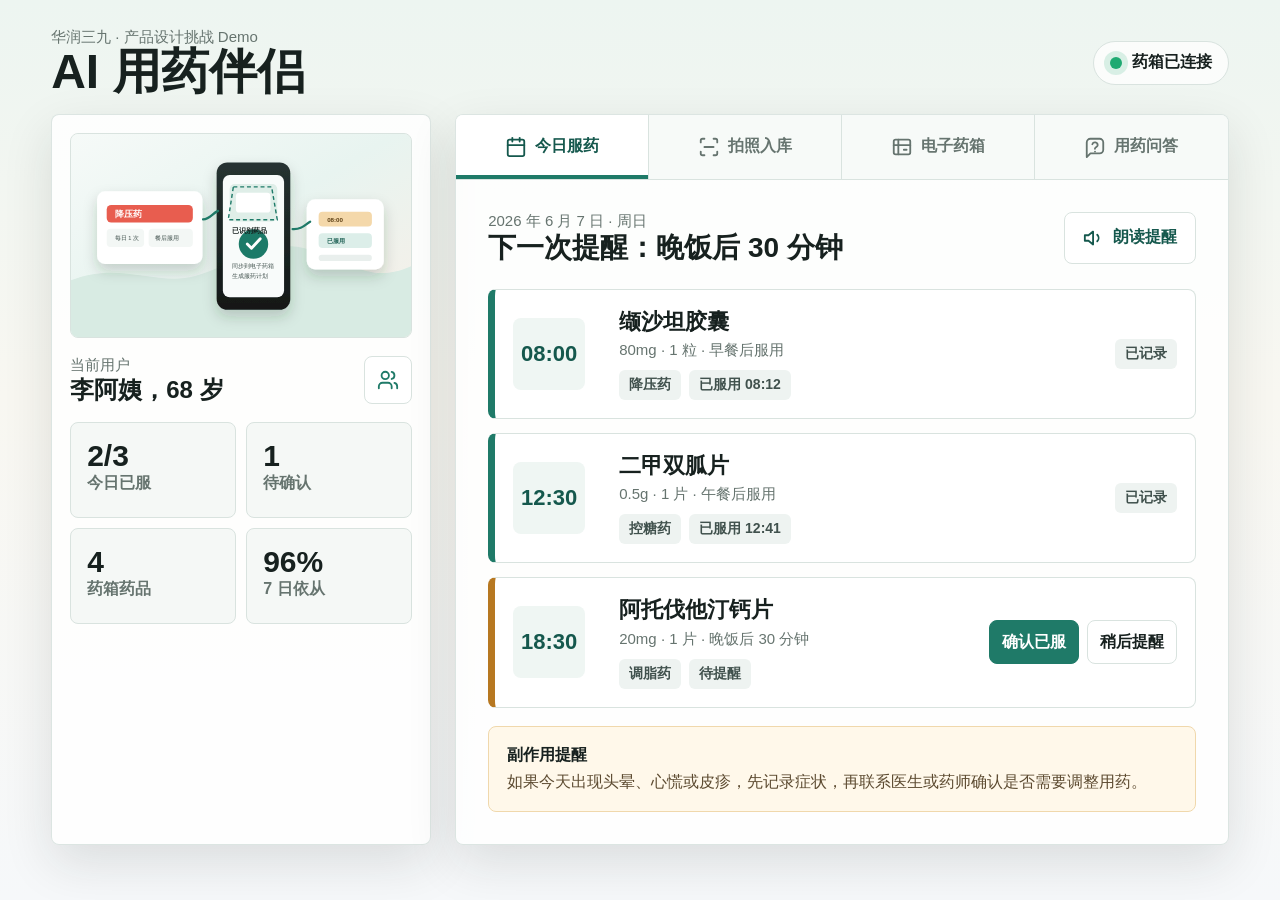
<file: ai-med-companion-demo/index.html>
<!doctype html>
<html lang="zh-CN">
  <head>
    <meta charset="utf-8" />
    <meta name="viewport" content="width=device-width, initial-scale=1" />
    <title>AI 用药伴侣 Demo</title>
    <link rel="stylesheet" href="styles.css" />
  </head>
  <body>
    <header class="topbar">
      <div>
        <p class="eyebrow">华润三九 · 产品设计挑战 Demo</p>
        <h1>AI 用药伴侣</h1>
      </div>
      <div class="status-pill" aria-label="药箱连接状态">
        <span class="dot"></span>
        药箱已连接
      </div>
    </header>

    <main class="app-shell">
      <aside class="left-rail" aria-label="用户信息与今日概览">
        <img class="scene" src="assets/product-scene.svg" alt="手机识别药盒并同步到电子药箱的产品场景" />
        <section class="profile-panel">
          <div>
            <p class="muted">当前用户</p>
            <h2>李阿姨，68 岁</h2>
          </div>
          <button class="icon-button" type="button" title="切换家属视角" aria-label="切换家属视角">
            <svg viewBox="0 0 24 24" aria-hidden="true"><path d="M16 21v-2a4 4 0 0 0-4-4H6a4 4 0 0 0-4 4v2"/><circle cx="9" cy="7" r="4"/><path d="M22 21v-2a4 4 0 0 0-3-3.87"/><path d="M16 3.13a4 4 0 0 1 0 7.75"/></svg>
          </button>
        </section>
        <section class="summary-grid" aria-label="今日摘要">
          <div>
            <strong id="todayCount">2/3</strong>
            <span>今日已服</span>
          </div>
          <div>
            <strong>1</strong>
            <span>待确认</span>
          </div>
          <div>
            <strong>4</strong>
            <span>药箱药品</span>
          </div>
          <div>
            <strong>96%</strong>
            <span>7 日依从</span>
          </div>
        </section>
      </aside>

      <section class="workspace">
        <nav class="tabs" aria-label="核心流程">
          <button class="tab active" type="button" data-tab="today">
            <svg viewBox="0 0 24 24" aria-hidden="true"><path d="M8 2v4"/><path d="M16 2v4"/><rect x="3" y="4" width="18" height="18" rx="2"/><path d="M3 10h18"/></svg>
            今日服药
          </button>
          <button class="tab" type="button" data-tab="scan">
            <svg viewBox="0 0 24 24" aria-hidden="true"><path d="M3 7V5a2 2 0 0 1 2-2h2"/><path d="M17 3h2a2 2 0 0 1 2 2v2"/><path d="M21 17v2a2 2 0 0 1-2 2h-2"/><path d="M7 21H5a2 2 0 0 1-2-2v-2"/><path d="M7 12h10"/></svg>
            拍照入库
          </button>
          <button class="tab" type="button" data-tab="cabinet">
            <svg viewBox="0 0 24 24" aria-hidden="true"><rect x="3" y="4" width="18" height="16" rx="2"/><path d="M3 10h18"/><path d="M8 4v16"/><path d="M14 15h3"/></svg>
            电子药箱
          </button>
          <button class="tab" type="button" data-tab="qa">
            <svg viewBox="0 0 24 24" aria-hidden="true"><path d="M21 15a4 4 0 0 1-4 4H7l-4 4V7a4 4 0 0 1 4-4h10a4 4 0 0 1 4 4z"/><path d="M9.09 9a3 3 0 0 1 5.83 1c0 2-3 2-3 4"/><path d="M12 17h.01"/></svg>
            用药问答
          </button>
        </nav>

        <section id="today" class="view active" aria-labelledby="today-title">
          <div class="view-header">
            <div>
              <p class="muted">2026 年 6 月 7 日 · 周日</p>
              <h2 id="today-title">下一次提醒：晚饭后 30 分钟</h2>
            </div>
            <button id="voiceBtn" class="secondary-button" type="button">
              <svg viewBox="0 0 24 24" aria-hidden="true"><polygon points="11 5 6 9 2 9 2 15 6 15 11 19 11 5"/><path d="M15.54 8.46a5 5 0 0 1 0 7.07"/></svg>
              朗读提醒
            </button>
          </div>
          <div class="dose-list" id="doseList"></div>
          <aside class="notice">
            <strong>副作用提醒</strong>
            <p>如果今天出现头晕、心慌或皮疹，先记录症状，再联系医生或药师确认是否需要调整用药。</p>
          </aside>
        </section>

        <section id="scan" class="view" aria-labelledby="scan-title">
          <div class="view-header">
            <div>
              <p class="muted">模拟 OCR + 药品知识库匹配</p>
              <h2 id="scan-title">拍照识别药盒包装</h2>
            </div>
            <button id="scanBtn" class="primary-button" type="button">
              <svg viewBox="0 0 24 24" aria-hidden="true"><path d="M14.5 4h-5L7 7H4a2 2 0 0 0-2 2v9a2 2 0 0 0 2 2h16a2 2 0 0 0 2-2V9a2 2 0 0 0-2-2h-3l-2.5-3z"/><circle cx="12" cy="13" r="3"/></svg>
              开始识别
            </button>
          </div>
          <div class="scan-layout">
            <div class="camera-frame" aria-label="药盒照片预览">
              <div class="scan-line"></div>
              <div class="medicine-box">
                <span>999</span>
                <strong>缬沙坦胶囊</strong>
                <small>80mg · 28 粒</small>
              </div>
            </div>
            <div class="recognition-panel" id="recognitionPanel">
              <p class="muted">等待识别</p>
              <h3>请将药盒正面对准取景框</h3>
              <p>识别后会自动生成服药计划，并提示需要人工确认的字段。</p>
            </div>
          </div>
        </section>

        <section id="cabinet" class="view" aria-labelledby="cabinet-title">
          <div class="view-header">
            <div>
              <p class="muted">电子药箱</p>
              <h2 id="cabinet-title">药品计划与库存</h2>
            </div>
            <button id="refillBtn" class="secondary-button" type="button">
              <svg viewBox="0 0 24 24" aria-hidden="true"><path d="M12 5v14"/><path d="M5 12h14"/></svg>
              添加药品
            </button>
          </div>
          <div class="cabinet-grid" id="cabinetGrid"></div>
        </section>

        <section id="qa" class="view" aria-labelledby="qa-title">
          <div class="view-header">
            <div>
              <p class="muted">基于药品说明书与风险规则的模拟问答</p>
              <h2 id="qa-title">用药知识问答</h2>
            </div>
          </div>
          <div class="qa-box">
            <div class="quick-questions" id="quickQuestions"></div>
            <label for="questionInput">输入问题</label>
            <div class="ask-row">
              <input id="questionInput" type="text" value="降压药漏服一次怎么办？" />
              <button id="askBtn" class="primary-button" type="button">
                <svg viewBox="0 0 24 24" aria-hidden="true"><path d="M22 2 11 13"/><path d="m22 2-7 20-4-9-9-4 20-7z"/></svg>
                询问
              </button>
            </div>
            <div class="answer" id="answerBox">
              <strong>AI 药师建议</strong>
              <p>如果接近下一次服药时间，不要加倍补服。请记录漏服，并按下一次正常计划服用。若连续漏服或血压异常，请联系医生。</p>
            </div>
          </div>
        </section>
      </section>
    </main>

    <div id="toast" class="toast" role="status" aria-live="polite"></div>
    <script src="app.js"></script>
  </body>
</html>
</file>
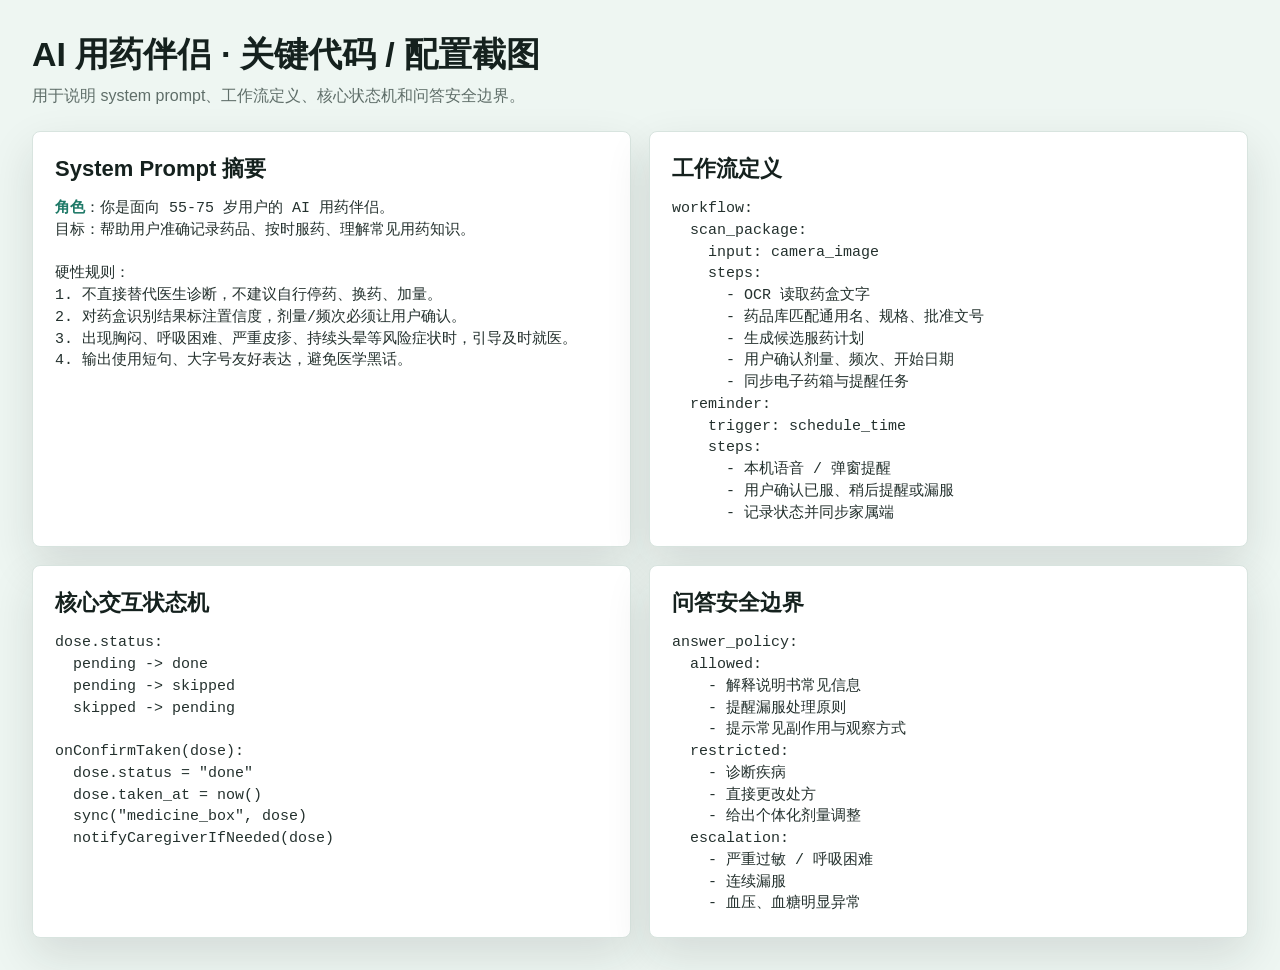
<file: key-snippets.html>
<!doctype html>
<html lang="zh-CN">
  <head>
    <meta charset="utf-8" />
    <meta name="viewport" content="width=device-width, initial-scale=1" />
    <title>关键代码与配置截图</title>
    <style>
      :root {
        --ink: #15211e;
        --muted: #5f6e69;
        --line: #d8e4df;
        --mint: #1f7a68;
        --panel: #ffffff;
      }
      * { box-sizing: border-box; }
      body {
        margin: 0;
        padding: 32px;
        font-family: "Microsoft YaHei", "PingFang SC", Arial, sans-serif;
        color: var(--ink);
        background: #eef6f2;
      }
      h1 { margin: 0 0 8px; font-size: 34px; }
      p { margin: 0; color: var(--muted); }
      .grid {
        display: grid;
        grid-template-columns: 1fr 1fr;
        gap: 18px;
        margin-top: 24px;
      }
      section {
        min-height: 360px;
        padding: 22px;
        border: 1px solid var(--line);
        border-radius: 8px;
        background: var(--panel);
        box-shadow: 0 18px 45px rgba(21, 33, 30, 0.12);
      }
      h2 { margin: 0 0 14px; font-size: 22px; }
      pre {
        margin: 0;
        white-space: pre-wrap;
        line-height: 1.45;
        font: 15px/1.45 Consolas, "Courier New", monospace;
        color: #24312e;
      }
      strong { color: var(--mint); }
    </style>
  </head>
  <body>
    <h1>AI 用药伴侣 · 关键代码 / 配置截图</h1>
    <p>用于说明 system prompt、工作流定义、核心状态机和问答安全边界。</p>
    <div class="grid">
      <section>
        <h2>System Prompt 摘要</h2>
        <pre><strong>角色</strong>：你是面向 55-75 岁用户的 AI 用药伴侣。
目标：帮助用户准确记录药品、按时服药、理解常见用药知识。

硬性规则：
1. 不直接替代医生诊断，不建议自行停药、换药、加量。
2. 对药盒识别结果标注置信度，剂量/频次必须让用户确认。
3. 出现胸闷、呼吸困难、严重皮疹、持续头晕等风险症状时，引导及时就医。
4. 输出使用短句、大字号友好表达，避免医学黑话。</pre>
      </section>
      <section>
        <h2>工作流定义</h2>
        <pre>workflow:
  scan_package:
    input: camera_image
    steps:
      - OCR 读取药盒文字
      - 药品库匹配通用名、规格、批准文号
      - 生成候选服药计划
      - 用户确认剂量、频次、开始日期
      - 同步电子药箱与提醒任务
  reminder:
    trigger: schedule_time
    steps:
      - 本机语音 / 弹窗提醒
      - 用户确认已服、稍后提醒或漏服
      - 记录状态并同步家属端</pre>
      </section>
      <section>
        <h2>核心交互状态机</h2>
        <pre>dose.status:
  pending -> done
  pending -> skipped
  skipped -> pending

onConfirmTaken(dose):
  dose.status = "done"
  dose.taken_at = now()
  sync("medicine_box", dose)
  notifyCaregiverIfNeeded(dose)</pre>
      </section>
      <section>
        <h2>问答安全边界</h2>
        <pre>answer_policy:
  allowed:
    - 解释说明书常见信息
    - 提醒漏服处理原则
    - 提示常见副作用与观察方式
  restricted:
    - 诊断疾病
    - 直接更改处方
    - 给出个体化剂量调整
  escalation:
    - 严重过敏 / 呼吸困难
    - 连续漏服
    - 血压、血糖明显异常</pre>
      </section>
    </div>
  </body>
</html>
</file>
<file: ai-med-companion-demo/styles.css>
:root {
  color-scheme: light;
  --ink: #17211f;
  --muted: #66746f;
  --line: #d9e3df;
  --panel: #ffffff;
  --wash: #f5f8f6;
  --mint: #1f7a68;
  --mint-dark: #15584d;
  --coral: #d95d4f;
  --gold: #b77821;
  --blue: #315d8f;
  --shadow: 0 18px 50px rgba(23, 33, 31, 0.12);
}

* {
  box-sizing: border-box;
}

body {
  margin: 0;
  min-height: 100vh;
  font-family: "Microsoft YaHei", "PingFang SC", "Noto Sans SC", Arial, sans-serif;
  color: var(--ink);
  background: linear-gradient(180deg, #edf5f1 0%, #f8f7f1 44%, #f6f8fa 100%);
}

button,
input {
  font: inherit;
}

button {
  cursor: pointer;
}

.topbar {
  display: flex;
  align-items: center;
  justify-content: space-between;
  gap: 24px;
  padding: 28px clamp(18px, 4vw, 56px) 16px;
}

.eyebrow,
.muted {
  margin: 0;
  color: var(--muted);
  font-size: 15px;
}

h1,
h2,
h3,
p {
  margin-top: 0;
}

h1 {
  margin-bottom: 0;
  font-size: clamp(30px, 4vw, 48px);
  line-height: 1.06;
}

h2 {
  margin-bottom: 0;
  font-size: 28px;
  line-height: 1.22;
}

h3 {
  font-size: 22px;
  line-height: 1.28;
}

.status-pill {
  display: inline-flex;
  align-items: center;
  gap: 10px;
  min-height: 44px;
  padding: 0 16px;
  border: 1px solid var(--line);
  border-radius: 999px;
  background: rgba(255, 255, 255, 0.76);
  font-weight: 700;
}

.dot {
  width: 12px;
  height: 12px;
  border-radius: 50%;
  background: #1faa72;
  box-shadow: 0 0 0 6px rgba(31, 170, 114, 0.16);
}

.app-shell {
  display: grid;
  grid-template-columns: minmax(280px, 380px) minmax(0, 1fr);
  gap: 24px;
  padding: 0 clamp(18px, 4vw, 56px) 48px;
}

.left-rail,
.workspace {
  background: rgba(255, 255, 255, 0.82);
  border: 1px solid rgba(217, 227, 223, 0.9);
  box-shadow: var(--shadow);
}

.left-rail {
  display: flex;
  flex-direction: column;
  gap: 18px;
  padding: 18px;
  border-radius: 8px;
}

.scene {
  width: 100%;
  aspect-ratio: 5 / 3;
  object-fit: cover;
  border-radius: 8px;
  border: 1px solid var(--line);
  background: #edf5f1;
}

.profile-panel {
  display: flex;
  align-items: center;
  justify-content: space-between;
  gap: 16px;
}

.profile-panel h2 {
  font-size: 24px;
}

.icon-button {
  display: grid;
  place-items: center;
  width: 48px;
  height: 48px;
  flex: 0 0 auto;
  border: 1px solid var(--line);
  border-radius: 8px;
  background: var(--panel);
  color: var(--mint);
}

svg {
  width: 22px;
  height: 22px;
  fill: none;
  stroke: currentColor;
  stroke-width: 2;
  stroke-linecap: round;
  stroke-linejoin: round;
}

.summary-grid {
  display: grid;
  grid-template-columns: 1fr 1fr;
  gap: 10px;
}

.summary-grid div {
  min-height: 96px;
  padding: 16px;
  border: 1px solid var(--line);
  border-radius: 8px;
  background: var(--wash);
}

.summary-grid strong {
  display: block;
  font-size: 30px;
}

.summary-grid span {
  color: var(--muted);
  font-weight: 700;
}

.workspace {
  min-width: 0;
  border-radius: 8px;
  overflow: hidden;
}

.tabs {
  display: grid;
  grid-template-columns: repeat(4, 1fr);
  gap: 0;
  border-bottom: 1px solid var(--line);
  background: #f7faf8;
}

.tab {
  display: inline-flex;
  align-items: center;
  justify-content: center;
  gap: 8px;
  min-height: 64px;
  padding: 8px 10px;
  border: 0;
  border-right: 1px solid var(--line);
  background: transparent;
  color: var(--muted);
  font-weight: 800;
}

.tab:last-child {
  border-right: 0;
}

.tab.active {
  color: var(--mint-dark);
  background: #ffffff;
  box-shadow: inset 0 -4px 0 var(--mint);
}

.view {
  display: none;
  padding: clamp(18px, 3vw, 32px);
}

.view.active {
  display: block;
}

.view-header {
  display: flex;
  justify-content: space-between;
  align-items: flex-start;
  gap: 18px;
  margin-bottom: 24px;
}

.primary-button,
.secondary-button {
  display: inline-flex;
  align-items: center;
  justify-content: center;
  gap: 8px;
  min-height: 52px;
  padding: 0 18px;
  border-radius: 8px;
  font-weight: 800;
  white-space: nowrap;
}

.primary-button {
  border: 1px solid var(--mint-dark);
  color: #fff;
  background: var(--mint);
}

.secondary-button {
  border: 1px solid var(--line);
  color: var(--mint-dark);
  background: #fff;
}

.dose-list {
  display: grid;
  gap: 14px;
}

.dose-card {
  display: grid;
  grid-template-columns: 88px 1fr auto;
  align-items: center;
  gap: 18px;
  min-height: 118px;
  padding: 18px;
  border: 1px solid var(--line);
  border-left: 7px solid var(--mint);
  border-radius: 8px;
  background: #fff;
}

.dose-card.pending {
  border-left-color: var(--gold);
}

.dose-card.skipped {
  border-left-color: var(--coral);
}

.time {
  display: grid;
  place-items: center;
  width: 72px;
  min-height: 72px;
  border-radius: 8px;
  background: #eff6f3;
  color: var(--mint-dark);
  font-size: 22px;
  font-weight: 900;
}

.dose-card h3 {
  margin-bottom: 5px;
}

.dose-meta {
  display: flex;
  flex-wrap: wrap;
  gap: 8px;
  margin-top: 10px;
}

.tag {
  display: inline-flex;
  align-items: center;
  min-height: 30px;
  padding: 0 10px;
  border-radius: 6px;
  background: #eef3f1;
  color: #40514d;
  font-size: 14px;
  font-weight: 800;
}

.dose-actions {
  display: flex;
  gap: 8px;
}

.mini-button {
  min-height: 44px;
  padding: 0 12px;
  border: 1px solid var(--line);
  border-radius: 8px;
  background: #fff;
  color: var(--ink);
  font-weight: 800;
}

.mini-button.confirm {
  border-color: var(--mint);
  color: #fff;
  background: var(--mint);
}

.notice {
  margin-top: 18px;
  padding: 18px;
  border: 1px solid #f0d8ac;
  border-radius: 8px;
  background: #fff8ea;
}

.notice p {
  margin: 6px 0 0;
  color: #5d4b31;
}

.scan-layout {
  display: grid;
  grid-template-columns: minmax(260px, 1fr) minmax(260px, 0.9fr);
  gap: 20px;
}

.camera-frame {
  position: relative;
  min-height: 360px;
  border: 2px dashed #96b8ae;
  border-radius: 8px;
  background:
    linear-gradient(90deg, rgba(31, 122, 104, 0.08) 1px, transparent 1px),
    linear-gradient(rgba(31, 122, 104, 0.08) 1px, transparent 1px),
    #f5faf8;
  background-size: 30px 30px;
  overflow: hidden;
}

.scan-line {
  position: absolute;
  inset-inline: 20px;
  top: 44px;
  height: 4px;
  background: var(--coral);
  opacity: 0.88;
  transform: translateY(0);
}

.camera-frame.scanning .scan-line {
  animation: scan 1.35s ease-in-out 2;
}

@keyframes scan {
  50% {
    transform: translateY(250px);
  }
}

.medicine-box {
  position: absolute;
  left: 50%;
  top: 50%;
  display: grid;
  gap: 12px;
  width: min(78%, 380px);
  min-height: 210px;
  padding: 28px;
  border-radius: 8px;
  background: #fff;
  box-shadow: 0 12px 32px rgba(23, 33, 31, 0.14);
  transform: translate(-50%, -50%) rotate(-2deg);
}

.medicine-box span {
  width: 78px;
  padding: 7px 10px;
  border-radius: 6px;
  color: #fff;
  background: var(--coral);
  font-weight: 900;
  text-align: center;
}

.medicine-box strong {
  font-size: 30px;
}

.medicine-box small {
  color: var(--muted);
  font-size: 20px;
}

.recognition-panel,
.qa-box {
  min-height: 360px;
  padding: 20px;
  border: 1px solid var(--line);
  border-radius: 8px;
  background: #fff;
}

.recognition-panel ul {
  margin: 14px 0 18px;
  padding-left: 22px;
  line-height: 1.8;
}

.cabinet-grid {
  display: grid;
  grid-template-columns: repeat(2, minmax(0, 1fr));
  gap: 14px;
}

.medicine-card {
  min-height: 176px;
  padding: 18px;
  border: 1px solid var(--line);
  border-radius: 8px;
  background: #fff;
}

.medicine-card header {
  display: flex;
  justify-content: space-between;
  gap: 12px;
  margin-bottom: 12px;
}

.stock {
  color: var(--blue);
  font-weight: 900;
}

.progress {
  height: 10px;
  margin-top: 14px;
  border-radius: 999px;
  background: #e6edeb;
  overflow: hidden;
}

.progress span {
  display: block;
  height: 100%;
  border-radius: inherit;
  background: var(--mint);
}

.quick-questions {
  display: flex;
  flex-wrap: wrap;
  gap: 10px;
  margin-bottom: 18px;
}

.quick-questions button {
  min-height: 42px;
  border: 1px solid var(--line);
  border-radius: 8px;
  background: #f7faf8;
  color: var(--ink);
  font-weight: 800;
}

.qa-box label {
  display: block;
  margin-bottom: 8px;
  font-weight: 900;
}

.ask-row {
  display: grid;
  grid-template-columns: 1fr auto;
  gap: 10px;
}

input {
  min-width: 0;
  min-height: 52px;
  padding: 0 14px;
  border: 1px solid var(--line);
  border-radius: 8px;
  background: #fff;
  color: var(--ink);
}

.answer {
  margin-top: 18px;
  padding: 18px;
  border-left: 6px solid var(--mint);
  border-radius: 8px;
  background: #eef7f3;
}

.answer p {
  margin: 8px 0 0;
  line-height: 1.7;
}

.toast {
  position: fixed;
  left: 50%;
  bottom: 24px;
  z-index: 10;
  max-width: min(92vw, 560px);
  padding: 14px 18px;
  border-radius: 8px;
  color: #fff;
  background: #17211f;
  box-shadow: var(--shadow);
  opacity: 0;
  pointer-events: none;
  transform: translate(-50%, 12px);
  transition: opacity 0.2s ease, transform 0.2s ease;
}

.toast.show {
  opacity: 1;
  transform: translate(-50%, 0);
}

@media (max-width: 980px) {
  .app-shell {
    grid-template-columns: 1fr;
  }

  .left-rail {
    display: grid;
    grid-template-columns: minmax(220px, 1fr) minmax(260px, 1fr);
    align-items: start;
  }

  .summary-grid {
    grid-column: 1 / -1;
  }
}

@media (max-width: 720px) {
  .topbar {
    align-items: flex-start;
    flex-direction: column;
  }

  .left-rail,
  .scan-layout,
  .cabinet-grid {
    grid-template-columns: 1fr;
  }

  .tabs {
    grid-template-columns: 1fr 1fr;
  }

  .view-header,
  .dose-card,
  .ask-row {
    grid-template-columns: 1fr;
  }

  .view-header {
    flex-direction: column;
  }

  .dose-actions {
    width: 100%;
  }

  .mini-button,
  .primary-button,
  .secondary-button {
    width: 100%;
  }
}
</file>
